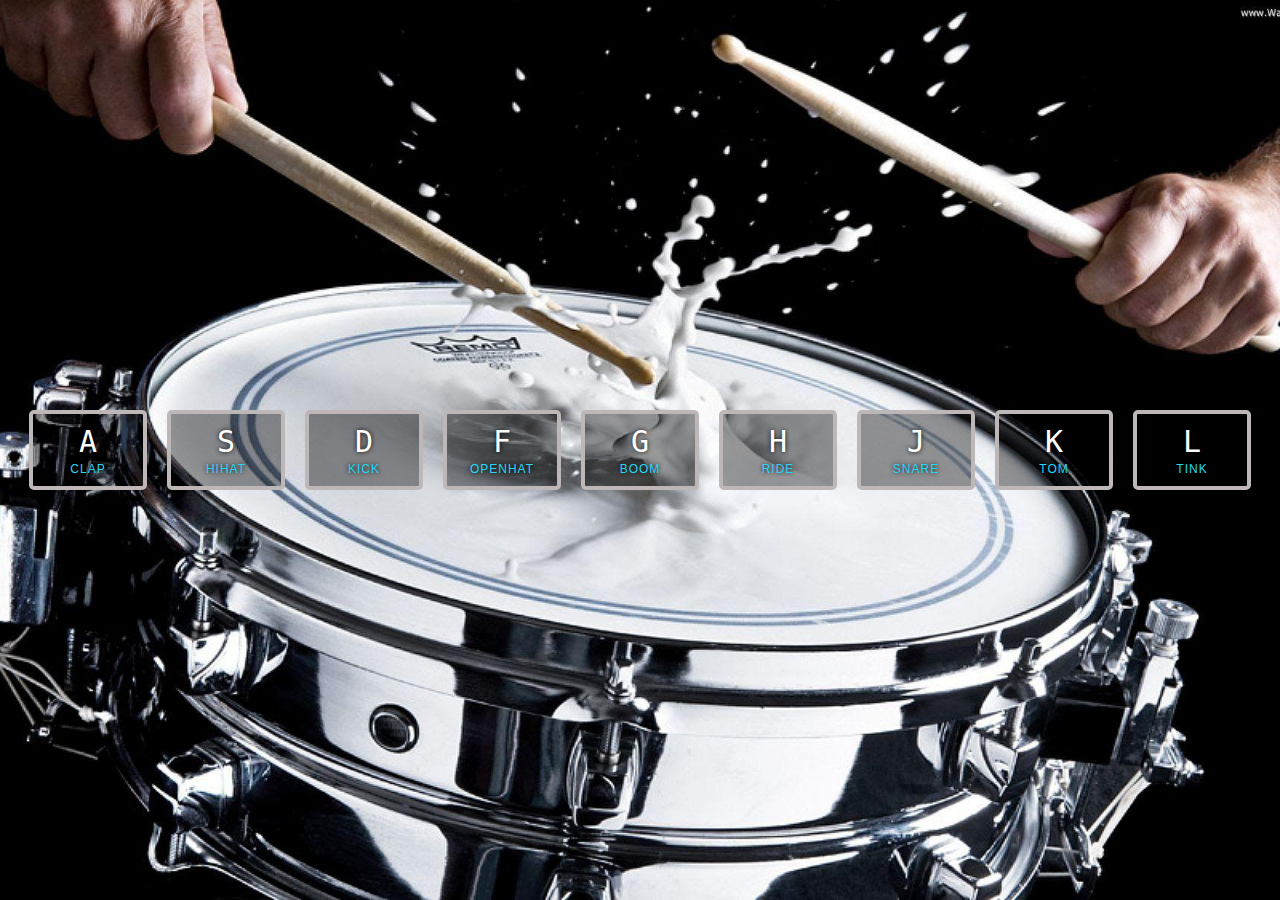
<file: index.html>
<!DOCTYPE html>
<html lang="en">
<head>
  <meta charset="UTF-8">
  <title>JS Drum Kit</title>
  <link rel="stylesheet" href="style.css">
</head>
<body>


  <div class="keys">
    <div data-key="65" class="key">
      <kbd>A</kbd>
      <span class="sound">clap</span>
    </div>
    <div data-key="83" class="key">
      <kbd>S</kbd>
      <span class="sound">hihat</span>
    </div>
    <div data-key="68" class="key">
      <kbd>D</kbd>
      <span class="sound">kick</span>
    </div>
    <div data-key="70" class="key">
      <kbd>F</kbd>
      <span class="sound">openhat</span>
    </div>
    <div data-key="71" class="key">
      <kbd>G</kbd>
      <span class="sound">boom</span>
    </div>
    <div data-key="72" class="key">
      <kbd>H</kbd>
      <span class="sound">ride</span>
    </div>
    <div data-key="74" class="key">
      <kbd>J</kbd>
      <span class="sound">snare</span>
    </div>
    <div data-key="75" class="key">
      <kbd>K</kbd>
      <span class="sound">tom</span>
    </div>
    <div data-key="76" class="key">
      <kbd>L</kbd>
      <span class="sound">tink</span>
    </div>
  </div>

  <audio data-key="65" src="sounds/clap.wav"></audio>
  <audio data-key="83" src="sounds/hihat.wav"></audio>
  <audio data-key="68" src="sounds/kick.wav"></audio>
  <audio data-key="70" src="sounds/openhat.wav"></audio>
  <audio data-key="71" src="sounds/boom.wav"></audio>
  <audio data-key="72" src="sounds/ride.wav"></audio>
  <audio data-key="74" src="sounds/snare.wav"></audio>
  <audio data-key="75" src="sounds/tom.wav"></audio>
  <audio data-key="76" src="sounds/tink.wav"></audio>

<script>
  

  function playSound(e) {
    const audio = document.querySelector(`audio[data-key="${e.keyCode}"]`);
    const key = document.querySelector(`.key[data-key="${e.keyCode}"]`);
  if (!audio) return;
  audio.currentTime = 0; //rewind sound to the start
  audio.play();
  key.classList.add('playing');
 }
  function removeTransition(e) {
    if(e.propertyName !== 'transform') return;
    this.classList.remove('playing');
  }

  const keys = document.querySelectorAll('.key');
  keys.forEach(key => key.addEventListener('transitionend', removeTransition));
  window.addEventListener('keydown', playSound);

</script>


</body>
</html>
</file>
<file: style.css>
html {
  font-size: 10px;
  background: url('./wp3334514.jpg') bottom center;
  background-size: cover;
}

body,html {
  margin: 0;
  padding: 0;
  font-family: sans-serif;
}

.keys {
  display: flex;
  flex: 1;
  min-height: 100vh;
  align-items: center;
  justify-content: center;
}

.key {
  border: .4rem solid rgb(189, 183, 183);
  border-radius: .5rem;
  margin: 1rem;
  font-size: 1.5rem;
  padding: 1rem .5rem;
  transition: all .07s ease;
  width: 10rem;
  text-align: center;
  color: white;
  background: rgba(0,0,0,0.4);
  text-shadow: 0 0 .5rem black;
}

.playing {
  transform: scale(1.1);
  border-color: #494b91;
  box-shadow: 0 0 1rem #3d0f94;
}

kbd {
  display: block;
  font-size: 3rem;
}

.sound {
  font-size: 1.2rem;
  text-transform: uppercase;
  letter-spacing: .1rem;
  color: #24d7f7;
}
</file>
